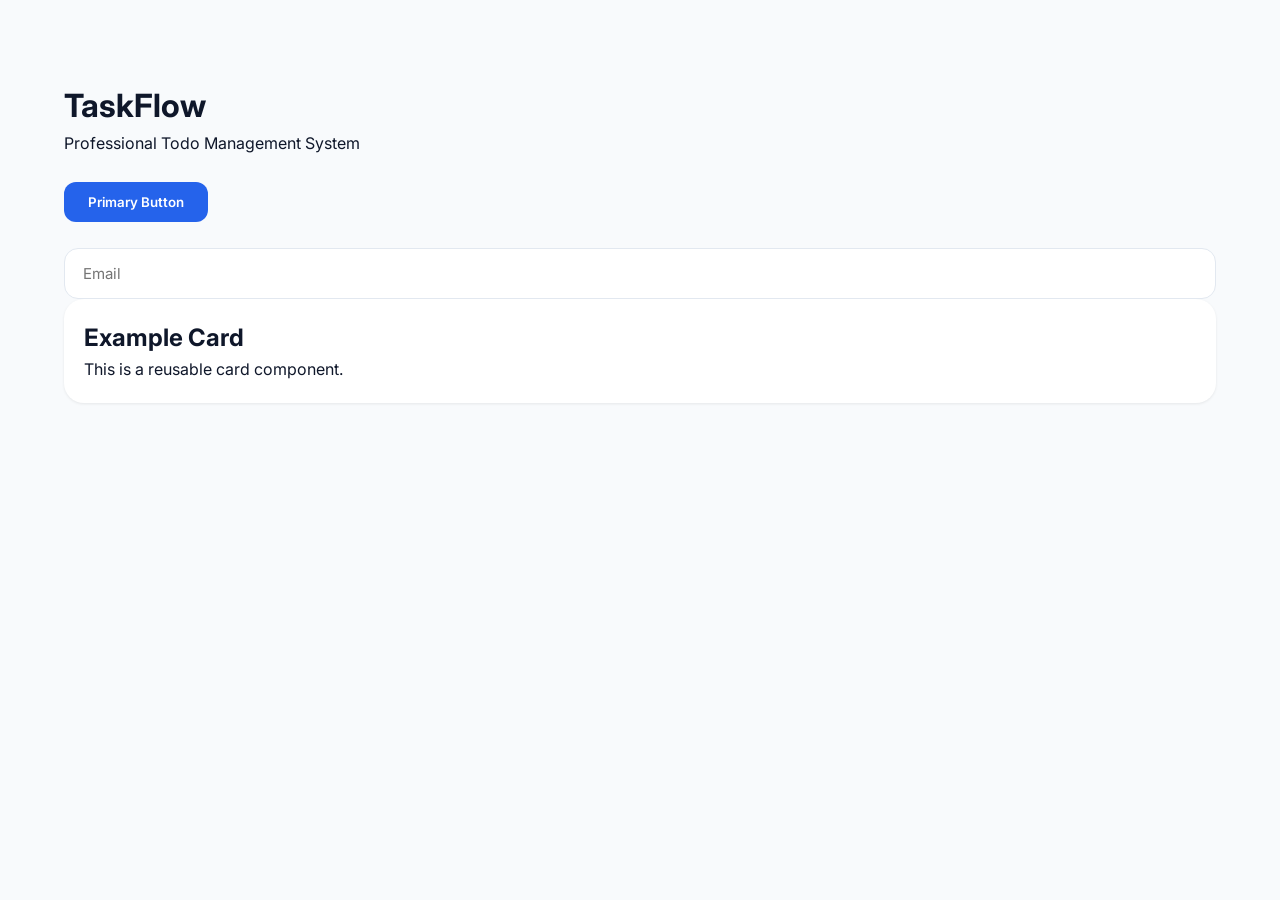
<file: frontend/index.html>
<!DOCTYPE html>
<html lang="en">

<head>

<meta charset="UTF-8">

<meta name="viewport"
content="width=device-width, initial-scale=1.0">

<title>TaskFlow</title>

<link rel="preconnect" href="https://fonts.googleapis.com">

<link rel="preconnect" href="https://fonts.gstatic.com" crossorigin>

<link href="https://fonts.googleapis.com/css2?family=Inter:wght@300;400;500;600;700&display=swap" rel="stylesheet">

<link rel="stylesheet" href="css/variables.css">

<link rel="stylesheet" href="css/base.css">

<link rel="stylesheet" href="css/layout.css">

<link rel="stylesheet" href="css/components.css">

<link rel="stylesheet" href="css/pages.css">

<link rel="stylesheet" href="css/responsive.css">

</head>

<body>

<div class="container">

<h1 style="margin-top:80px;">TaskFlow</h1>

<p>Professional Todo Management System</p>

<br>

<button class="btn btn-primary">

Primary Button

</button>

<br><br>

<input
class="input"
placeholder="Email">

<div class="card">

<h2>Example Card</h2>

<p>

This is a reusable card component.

</p>

</div>

</div>

</body>

</html>
</file>
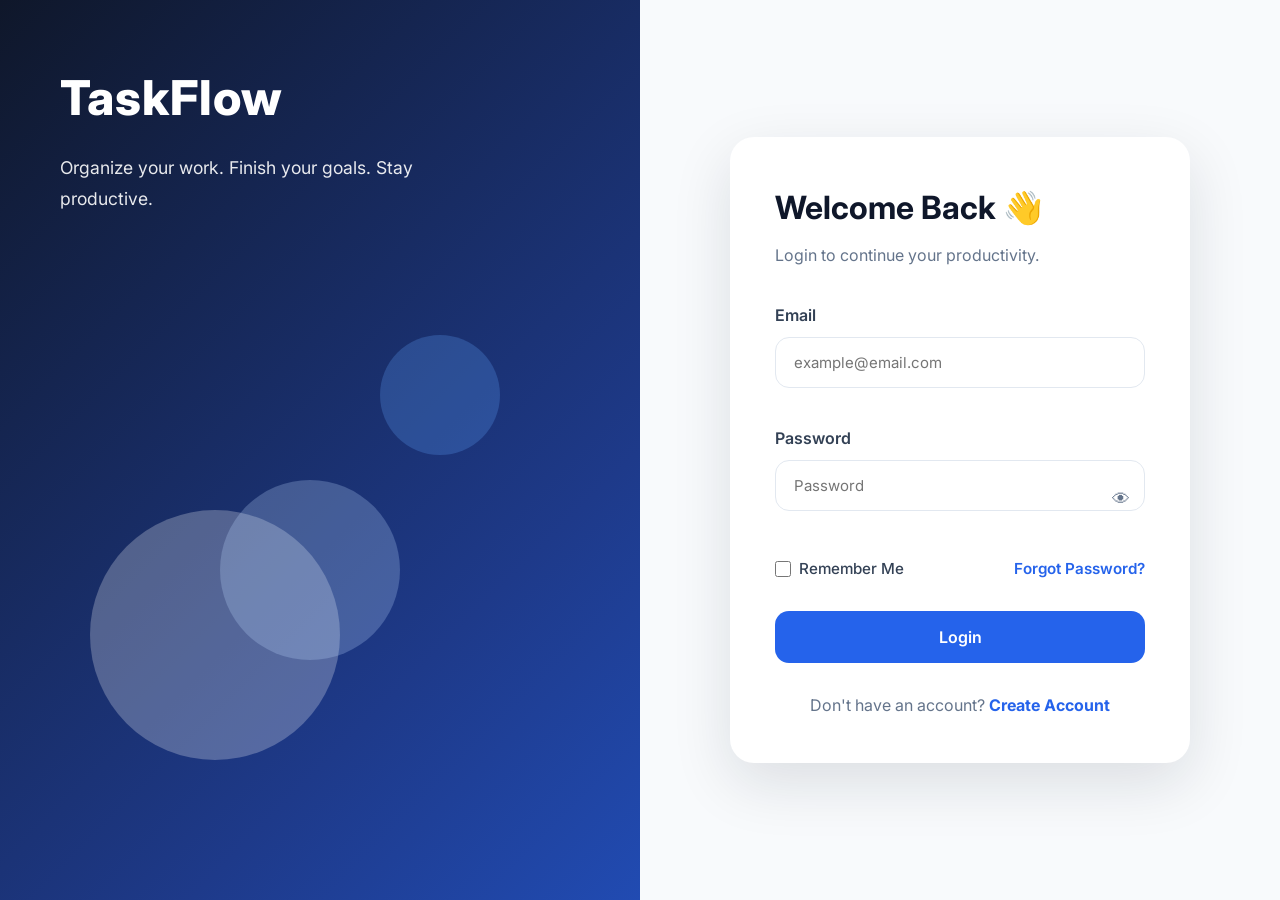
<file: frontend/login.html>
<!DOCTYPE html>
<html lang="en">

<head>

    <meta charset="UTF-8">

    <meta name="viewport"
          content="width=device-width, initial-scale=1.0">

    <title>TaskFlow | Login</title>
    <link
    rel="icon"
    type="image/svg+xml"
    href="assets/logos/taskflow-icon.svg">

    <!-- Google Font -->

    <link rel="preconnect"
          href="https://fonts.googleapis.com">

    <link rel="preconnect"
          href="https://fonts.gstatic.com"
          crossorigin>

    <link href="https://fonts.googleapis.com/css2?family=Inter:wght@300;400;500;600;700;800&display=swap"
          rel="stylesheet">

    <!-- CSS -->

    <link rel="stylesheet"
          href="css/variables.css">

    <link rel="stylesheet"
          href="css/base.css">

    <link rel="stylesheet"
          href="css/layout.css">

    <link rel="stylesheet"
          href="css/components.css">

    <link rel="stylesheet"
          href="css/pages.css">

    <link rel="stylesheet"
          href="css/responsive.css">

</head>

<body>

<div class="login-page">

    <!-- LEFT PANEL -->

    <section class="login-left">

        <div class="brand">

            <h1>TaskFlow</h1>

            <p>
                Organize your work.
                Finish your goals.
                Stay productive.
            </p>

        </div>

        <div class="hero">

            <div class="circle circle1"></div>

            <div class="circle circle2"></div>

            <div class="circle circle3"></div>

        </div>

    </section>

    <!-- RIGHT PANEL -->

    <section class="login-right">

        <div class="login-card">

            <h2>Welcome Back 👋</h2>

            <p>

                Login to continue your productivity.

            </p>

            <form id="loginForm" novalidate>

                <label>Email</label>

                <input
id="email"
class="input"
type="email"
placeholder="example@email.com"
required>

<small id="emailError"></small>

                <label>Password</label>

                <div class="password-box">

                    <input
id="password"
class="input"
type="password"
placeholder="Password"
required>

<small id="passwordError"></small>

                    <button
                        type="button"
                        id="togglePassword">

                        👁

                    </button>

                </div>

                <div class="login-options">

                    <label>

                        <input type="checkbox">

                        Remember Me

                    </label>

                    <a href="#">

                        Forgot Password?

                    </a>

                </div>

                <button
id="loginBtn"
class="btn btn-primary login-btn">

Login

</button>

            </form>

            <div class="signup-link">

                Don't have an account?

                <a href="signup.html">

                    Create Account

                </a>

            </div>

        </div>

    </section>

</div>

<script src="js/auth.js"></script>

<div id="toast" class="toast">
    <span id="toastMessage"></span>
</div>

</body>

</html>
</file>
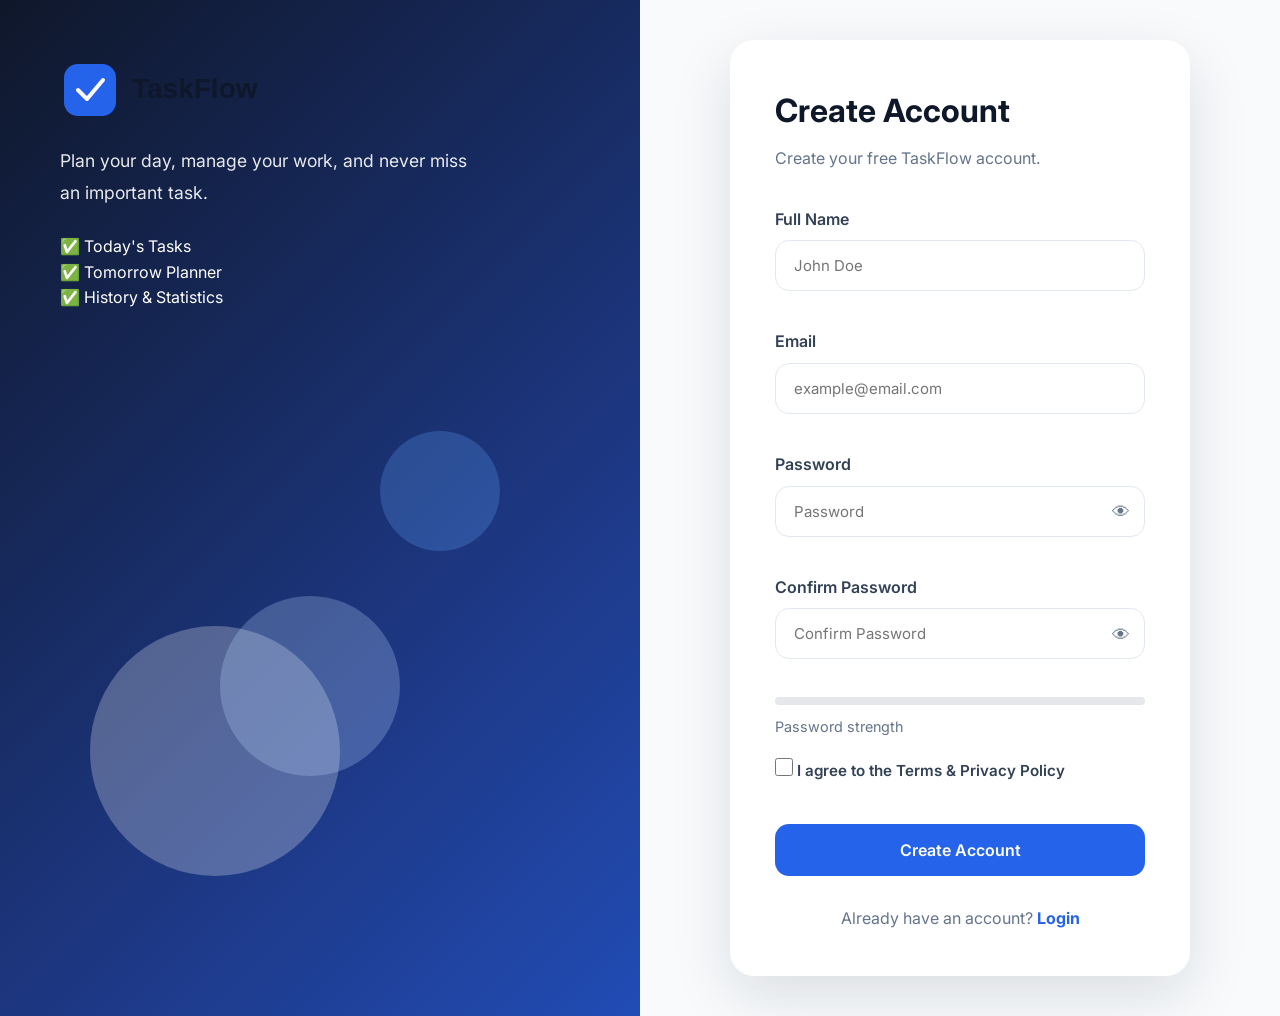
<file: frontend/signup.html>
<!DOCTYPE html>
<html lang="en">

<head>
    <meta charset="UTF-8">
    <meta name="viewport" content="width=device-width, initial-scale=1.0">

    <title>TaskFlow | Sign Up</title>

    <link rel="icon" type="image/svg+xml" href="assets/logos/taskflow-icon.svg">

    <!-- Google Font -->
    <link rel="preconnect" href="https://fonts.googleapis.com">
    <link rel="preconnect" href="https://fonts.gstatic.com" crossorigin>

    <link href="https://fonts.googleapis.com/css2?family=Inter:wght@300;400;500;600;700;800&display=swap"
        rel="stylesheet">

    <!-- CSS -->
    <link rel="stylesheet" href="css/variables.css">
    <link rel="stylesheet" href="css/base.css">
    <link rel="stylesheet" href="css/layout.css">
    <link rel="stylesheet" href="css/components.css">
    <link rel="stylesheet" href="css/pages.css">
    <link rel="stylesheet" href="css/responsive.css">

</head>

<body>

    <div class="login-page">

        <!-- Left Side -->

        <section class="login-left">

            <div class="brand">

                <img src="assets/logos/taskflow-logo.svg"
                     alt="TaskFlow Logo"
                     class="logo">

                <p>
                    Plan your day, manage your work,
                    and never miss an important task.
                </p>

                <br>

                <ul class="feature-list">

                    <li>✅ Today's Tasks</li>

                    <li>✅ Tomorrow Planner</li>

                    <li>✅ History & Statistics</li>

                </ul>

            </div>

            <div class="hero">

                <div class="circle circle1"></div>

                <div class="circle circle2"></div>

                <div class="circle circle3"></div>

            </div>

        </section>

        <!-- Right Side -->

        <section class="login-right">

            <div class="login-card">

                <h2>Create Account</h2>

                <p>Create your free TaskFlow account.</p>

                <form id="signupForm" novalidate>

                    <label>Full Name</label>

                    <input
                        id="fullName"
                        class="input"
                        type="text"
                        placeholder="John Doe">

                    <small id="nameError"></small>

                    <label>Email</label>

                    <input
                        id="email"
                        class="input"
                        type="email"
                        placeholder="example@email.com">

                    <small id="emailError"></small>

                    <label>Password</label>

                    <div class="password-box">

                        <input
                            id="password"
                            class="input"
                            type="password"
                            placeholder="Password">

                        <button
                            type="button"
                            id="togglePassword">

                            👁

                        </button>

                    </div>

                    <small id="passwordError"></small>

                    <label>Confirm Password</label>

                    <div class="password-box">

                        <input
                            id="confirmPassword"
                            class="input"
                            type="password"
                            placeholder="Confirm Password">

                        <button
                            type="button"
                            id="toggleConfirmPassword">

                            👁

                        </button>

                    </div>

                    <small id="confirmPasswordError"></small>

                    <div class="strength">

                        <div
                            id="strengthBar"
                            class="strength-bar">

                        </div>

                    </div>

                    <p id="strengthText">

                        Password strength

                    </p>

                    <label class="terms">

                        <input
                            id="terms"
                            type="checkbox">

                        I agree to the

                        <a href="#">Terms</a>

                        &

                        <a href="#">Privacy Policy</a>

                    </label>

                    <small id="termsError"></small>

                    <button
                        id="signupBtn"
                        class="btn btn-primary login-btn">

                        Create Account

                    </button>

                </form>

                <div class="signup-link">

                    Already have an account?

                    <a href="login.html">

                        Login

                    </a>

                </div>

            </div>

        </section>

    </div>

    <script src="js/signup.js"></script>
    <div id="toast" class="toast">
    <span id="toastMessage"></span>
</div>

</body>

</html>
</file>
<file: frontend/css/variables.css>
:root{

/* Colors */

--primary:#2563EB;

--primary-dark:#1D4ED8;

--success:#22C55E;

--danger:#EF4444;

--warning:#F59E0B;

--background:#F8FAFC;

--surface:#FFFFFF;

--text:#0F172A;

--text-light:#64748B;

--border:#E2E8F0;


/* Dark */

--dark-bg:#0F172A;

--dark-surface:#1E293B;

--dark-border:#334155;

--dark-text:#F8FAFC;


/* Radius */

--radius-sm:8px;

--radius-md:12px;

--radius-lg:20px;


/* Shadow */

--shadow-sm:0 1px 3px rgba(0,0,0,.08);

--shadow-md:0 10px 25px rgba(0,0,0,.08);

--shadow-lg:0 20px 45px rgba(0,0,0,.12);


/* Space */

--space-xs:4px;

--space-sm:8px;

--space-md:16px;

--space-lg:24px;

--space-xl:40px;


/* Transition */

--transition:.25s ease;

}
</file>
<file: frontend/css/base.css>
*{

margin:0;

padding:0;

box-sizing:border-box;

}

html{

scroll-behavior:smooth;

}

body{

font-family:'Inter',sans-serif;

background:var(--background);

color:var(--text);

line-height:1.6;

}

img{

max-width:100%;

display:block;

}

a{

text-decoration:none;

color:inherit;

}

button{

border:none;

cursor:pointer;

font-family:inherit;

}

input{

font-family:inherit;

outline:none;

}

ul{

list-style:none;

}
</file>
<file: frontend/css/layout.css>
.container{

width:min(1200px,90%);

margin:auto;

}

.flex{

display:flex;

}

.grid{

display:grid;

}

.center{

display:flex;

justify-content:center;

align-items:center;

}

.space-between{

display:flex;

justify-content:space-between;

align-items:center;

}
</file>
<file: frontend/css/components.css>
/* ===========================
   Buttons
=========================== */

.btn {
    padding: 12px 24px;
    border-radius: 12px;
    font-weight: 600;
    transition: .3s;
}

.btn-primary {
    background: var(--primary);
    color: white;
}

.btn-primary:hover {
    background: var(--primary-dark);
}

.btn-danger {
    background: var(--danger);
    color: white;
}

.btn-success {
    background: var(--success);
    color: white;
}

/* ===========================
   Inputs
=========================== */

.input{

    width:100%;

    padding:15px 18px;

    border:1px solid var(--border);

    border-radius:14px;

    font-size:15px;

    transition:.25s;

    background:#fff;

}

.input:focus{

    border-color:var(--primary);

    box-shadow:0 0 0 4px rgba(37,99,235,.15);

}

/* ===========================
   Cards
=========================== */

.card {
    background: white;
    padding: 20px;
    border-radius: 20px;
    box-shadow: var(--shadow-sm);
    transition: .25s;
}

.card:hover {
    transform: translateY(-4px);
    box-shadow: var(--shadow-md);
}




/* ==========================================
   Toast
========================================== */

.toast{
    position:fixed;
    top:25px;
    right:25px;

    min-width:260px;

    background:#0f172a;
    color:#fff;

    padding:16px 20px;

    border-radius:12px;

    box-shadow:0 15px 40px rgba(0,0,0,.18);

    opacity:0;

    transform:translateY(-20px);

    pointer-events:none;

    transition:.3s;
}

.toast.show{

    opacity:1;

    transform:translateY(0);

}


.spinner{

    width:18px;

    height:18px;

    border:2px solid rgba(255,255,255,.3);

    border-top:2px solid white;

    border-radius:50%;

    display:inline-block;

    animation:spin .8s linear infinite;

}

@keyframes spin{

    to{

        transform:rotate(360deg);

    }

}
</file>
<file: frontend/css/pages.css>
/* ==========================================================
   LOGIN PAGE
========================================================== */

.login-page{
    min-height:100vh;
    display:grid;
    grid-template-columns:1fr 1fr;
    background:linear-gradient(135deg,#0f172a,#1e3a8a,#2563eb);
}

/* ==========================
   LEFT SIDE
========================== */

.login-left{

    position:relative;

    color:white;

    display:flex;

    flex-direction:column;

    justify-content:space-between;

    padding:60px;

    overflow:hidden;

}

.brand h1{

    font-size:3rem;

    font-weight:800;

    margin-bottom:15px;

}

.brand p{

    max-width:420px;

    font-size:1.1rem;

    line-height:1.8;

    opacity:.9;

}

/* ==========================
   RIGHT SIDE
========================== */

.login-right{

    display:flex;

    justify-content:center;

    align-items:center;

    background:#f8fafc;

    padding:40px;

}

/* ==========================
   HERO
========================== */

.hero{

    position:relative;

    flex:1;

}

/* Floating circles */

.circle{

    position:absolute;

    border-radius:50%;

    opacity:.25;

}

.circle1{

    width:250px;

    height:250px;

    background:white;

    bottom:80px;

    left:30px;

}

.circle2{

    width:120px;

    height:120px;

    background:#60a5fa;

    top:120px;

    right:80px;

}

.circle3{

    width:180px;

    height:180px;

    background:#bfdbfe;

    bottom:180px;

    right:180px;

}

/*=========2.1=============*/

/* ==========================================================
   LOGIN CARD
========================================================== */

.login-card{

    width:100%;
    max-width:460px;

    background:#ffffff;

    padding:45px;

    border-radius:24px;

    box-shadow:0 20px 60px rgba(15,23,42,.12);

}

.login-card h2{

    font-size:2rem;

    margin-bottom:10px;

    color:#0f172a;

}

.login-card>p{

    color:#64748b;

    margin-bottom:35px;

}

/* ==========================================================
   FORM
========================================================== */

.login-card label{

    display:block;

    margin-bottom:8px;

    font-weight:600;

    color:#334155;

}

/* ==========================================================
   PASSWORD
========================================================== */

.password-box{

    position:relative;

}

.password-box input{

    padding-right:55px;

}

.password-box button{

    position:absolute;

    top:50%;
    right:15px;

    transform:translateY(-50%);

    background:none;

    border:none;

    cursor:pointer;

    font-size:18px;

    color:#64748b;

}

/* ==========================================================
   LOGIN OPTIONS
========================================================== */

.login-options{

    display:flex;

    justify-content:space-between;

    align-items:center;

    margin:20px 0 30px;

    font-size:.95rem;

}

.login-options label{

    display:flex;

    align-items:center;

    gap:8px;

    margin:0;

    font-weight:500;

}

.login-options input{

    width:16px;
    height:16px;

}

.login-options a{

    color:var(--primary);

    font-weight:600;

}

.login-options a:hover{

    text-decoration:underline;

}

/* ==========================================================
   LOGIN BUTTON
========================================================== */

.login-btn{

    width:100%;

    padding:16px;

    font-size:16px;

    border-radius:14px;

}

/* ==========================================================
   SIGNUP
========================================================== */

.signup-link{

    margin-top:30px;

    text-align:center;

    color:#64748b;

}

.signup-link a{

    color:var(--primary);

    font-weight:700;

}

.signup-link a:hover{

    text-decoration:underline;

}

/*==============2.2================*/


/* ==========================================================
   LOGIN ANIMATIONS
========================================================== */

/* Floating circles */

.circle1 {
    animation: float1 8s ease-in-out infinite;
}

.circle2 {
    animation: float2 10s ease-in-out infinite;
}

.circle3 {
    animation: float3 12s ease-in-out infinite;
}

@keyframes float1 {
    0%,100%{
        transform:translateY(0);
    }
    50%{
        transform:translateY(-30px);
    }
}

@keyframes float2 {
    0%,100%{
        transform:translateY(0) translateX(0);
    }
    50%{
        transform:translateY(25px) translateX(-15px);
    }
}

@keyframes float3 {
    0%,100%{
        transform:translateY(0);
    }
    50%{
        transform:translateY(-20px);
    }
}

/* ==========================================================
   LOGIN CARD ANIMATION
========================================================== */

.login-card{

    animation:fadeUp .8s ease;
    transition:.3s;

}

.login-card:hover{

    transform:translateY(-5px);

}

@keyframes fadeUp{

    from{

        opacity:0;

        transform:translateY(40px);

    }

    to{

        opacity:1;

        transform:translateY(0);

    }

}

/* ==========================================================
   BUTTON EFFECT
========================================================== */

.login-btn{

    transition:.3s;

}

.login-btn:hover{

    transform:translateY(-2px);

    box-shadow:0 12px 25px rgba(37,99,235,.30);

}

/* ==========================================================
   INPUT EFFECT
========================================================== */

.input{

    transition:.25s;

}

.input:hover{

    border-color:#94a3b8;

}

/* ==========================================================
   BRAND EFFECT
========================================================== */

.brand h1{

    letter-spacing:1px;

}

.brand{

    animation:fadeBrand 1s ease;

}

@keyframes fadeBrand{

    from{

        opacity:0;

        transform:translateX(-40px);

    }

    to{

        opacity:1;

        transform:translateX(0);

    }

}



/*  2.3*/

/* ===========================================
   INPUT LABEL
=========================================== */

.login-card label{

    user-select:none;

}

/* ===========================================
   LINKS
=========================================== */

.login-card a{

    transition:.25s;

}

.login-card a:hover{

    opacity:.8;

}


small{
    display:block;
    min-height:20px;

    margin-top:6px;
    margin-bottom:12px;

    color:#dc2626;

    font-size:13px;
    font-weight:500;

    transition:0.2s ease;
}


.logo{

    width:220px;

    height:auto;

    margin-bottom:25px;

}

/* ======================================
   PASSWORD STRENGTH
====================================== */

.strength{

    width:100%;
    height:8px;

    background:#e5e7eb;

    border-radius:999px;

    overflow:hidden;

    margin:10px 0;

}

.strength-bar{

    width:0%;

    height:100%;

    background:#ef4444;

    transition:.3s;

}

#strengthText{

    font-size:.9rem;

    color:#64748b;

    margin-bottom:20px;

}

.terms{

    display:flex;

    align-items:center;

    gap:10px;

    margin:20px 0;

    font-size:.95rem;

}

.terms input{

    width:18px;

    height:18px;

}



/* ==========================================================
   DASHBOARD
========================================================== */


/* ===========================================
   DASHBOARD LAYOUT
=========================================== */

.dashboard{

    display:grid;

    grid-template-columns:260px 1fr;

    min-height:100vh;

    background:#f8fafc;

}


/* ===========================================
   SIDEBAR
=========================================== */

.sidebar{

    background:#0f172a;

    color:white;

    display:flex;

    flex-direction:column;

    padding:25px;

    position:sticky;

    top:0;

    height:100vh;

}

.sidebar-logo{

    margin-bottom:40px;

}

.sidebar-logo img{

    width:170px;

}

.sidebar nav{

    display:flex;

    flex-direction:column;

    gap:10px;

}

.sidebar nav a{

    color:white;

    text-decoration:none;

    padding:14px 16px;

    border-radius:12px;

    transition:.25s;

    font-weight:500;

}

.sidebar nav a:hover{

    background:rgba(255,255,255,.12);

}

.sidebar nav .active{

    background:#2563eb;

}


/* ===========================================
   MAIN CONTENT
=========================================== */

.main-content{

    padding:30px;

}


/* ===========================================
   HEADER
=========================================== */

.topbar{

    display:flex;

    justify-content:space-between;

    align-items:center;

    margin-bottom:30px;

}

.search-box{

    width:350px;

    max-width:100%;

    padding:14px 18px;

    border:none;

    border-radius:14px;

    background:white;

    box-shadow:0 10px 30px rgba(0,0,0,.08);

    outline:none;

}

.topbar-right{

    display:flex;

    align-items:center;

    gap:15px;

}

.topbar-right button{

    width:46px;

    height:46px;

    border:none;

    border-radius:50%;

    background:white;

    cursor:pointer;

    box-shadow:0 8px 20px rgba(0,0,0,.08);

}

.profile{

    width:46px;

    height:46px;

    border-radius:50%;

    background:#2563eb;

    color:white;

    display:flex;

    justify-content:center;

    align-items:center;

    font-weight:700;

}


/* ===========================================
   WELCOME CARD
=========================================== */

.welcome-card{

    background:white;

    padding:30px;

    border-radius:22px;

    margin-bottom:30px;

    box-shadow:0 15px 40px rgba(0,0,0,.08);

}

.welcome-card h1{

    margin-bottom:10px;

}


/* ===========================================
   DASHBOARD GRID
=========================================== */

.dashboard-grid{

    display:grid;

    grid-template-columns:2fr 1fr;

    gap:25px;

}


/* ===========================================
   DASHBOARD CARDS
=========================================== */

.today-card,
.calendar-card,
.tomorrow-card,
.statistics-card,
.activity-card{

    background:white;

    border-radius:22px;

    padding:25px;

    box-shadow:0 10px 30px rgba(0,0,0,.08);

    min-height:220px;

}

.card-header{

    display:flex;

    justify-content:space-between;

    align-items:center;

    margin-bottom:20px;

}

.activity-card{

    grid-column:1/3;

}


/* ===========================================
   TASK CARD
=========================================== */

.task-card{

    display:flex;

    justify-content:space-between;

    align-items:flex-start;

    gap:20px;

    padding:20px;

    border:1px solid #e5e7eb;

    border-radius:18px;

    margin-bottom:18px;

    transition:.25s;

    background:#fff;

}

.task-card:hover{

    transform:translateY(-2px);

    box-shadow:0 12px 30px rgba(0,0,0,.08);

}

.task-left{

    display:flex;

    gap:18px;

}

.task-left input{

    width:20px;

    height:20px;

    margin-top:5px;

    cursor:pointer;

}

.task-left h3{

    margin-bottom:8px;

}

.task-left p{

    color:#64748b;

    margin-bottom:12px;

}

.task-info{

    display:flex;

    gap:10px;

    flex-wrap:wrap;

}

.priority{

    padding:6px 14px;

    border-radius:999px;

    font-size:.85rem;

    font-weight:600;

}

.priority.high{

    background:#fee2e2;

    color:#dc2626;

}

.priority.medium{

    background:#fef3c7;

    color:#b45309;

}

.priority.low{

    background:#dcfce7;

    color:#15803d;

}

.deadline{

    padding:6px 14px;

    background:#eff6ff;

    color:#2563eb;

    border-radius:999px;

    font-size:.85rem;

    font-weight:600;

}

.task-actions{

    display:flex;

    gap:10px;

}

.task-actions button{

    width:42px;

    height:42px;

    border:none;

    border-radius:12px;

    background:#f1f5f9;

    cursor:pointer;

    transition:.25s;

}

.task-actions button:hover{

    background:#2563eb;

    color:#fff;

}
</file>
<file: frontend/css/responsive.css>
@media(max-width:1024px){

.container{

width:95%;

}

}

@media(max-width:768px){

.container{

width:94%;

}

}

@media(max-width:480px){

.container{

width:92%;

}

}

/*=============2============*/

/* ===========================================
   Laptop
=========================================== */

@media (max-width:1200px){

    .login-left{

        padding:40px;

    }

    .login-card{

        max-width:420px;

    }

}

/* ===========================================
   Tablet
=========================================== */

@media (max-width:900px){

    .login-page{

        grid-template-columns:1fr;

    }

    .login-left{

        min-height:300px;

        justify-content:center;

        text-align:center;

    }

    .brand{

        margin:auto;

    }

    .hero{

        display:none;

    }

    .login-right{

        padding:30px;

    }

}

/* ===========================================
   Mobile
=========================================== */

@media (max-width:600px){

    .login-left{

        padding:30px 20px;

        min-height:220px;

    }

    .brand h1{

        font-size:2.3rem;

    }

    .brand p{

        font-size:1rem;

    }

    .login-right{

        padding:20px;

    }

    .login-card{

        padding:30px 25px;

        border-radius:18px;

    }

    .login-card h2{

        font-size:1.7rem;

    }

    .login-options{

        flex-direction:column;

        align-items:flex-start;

        gap:12px;

    }

}
</file>
